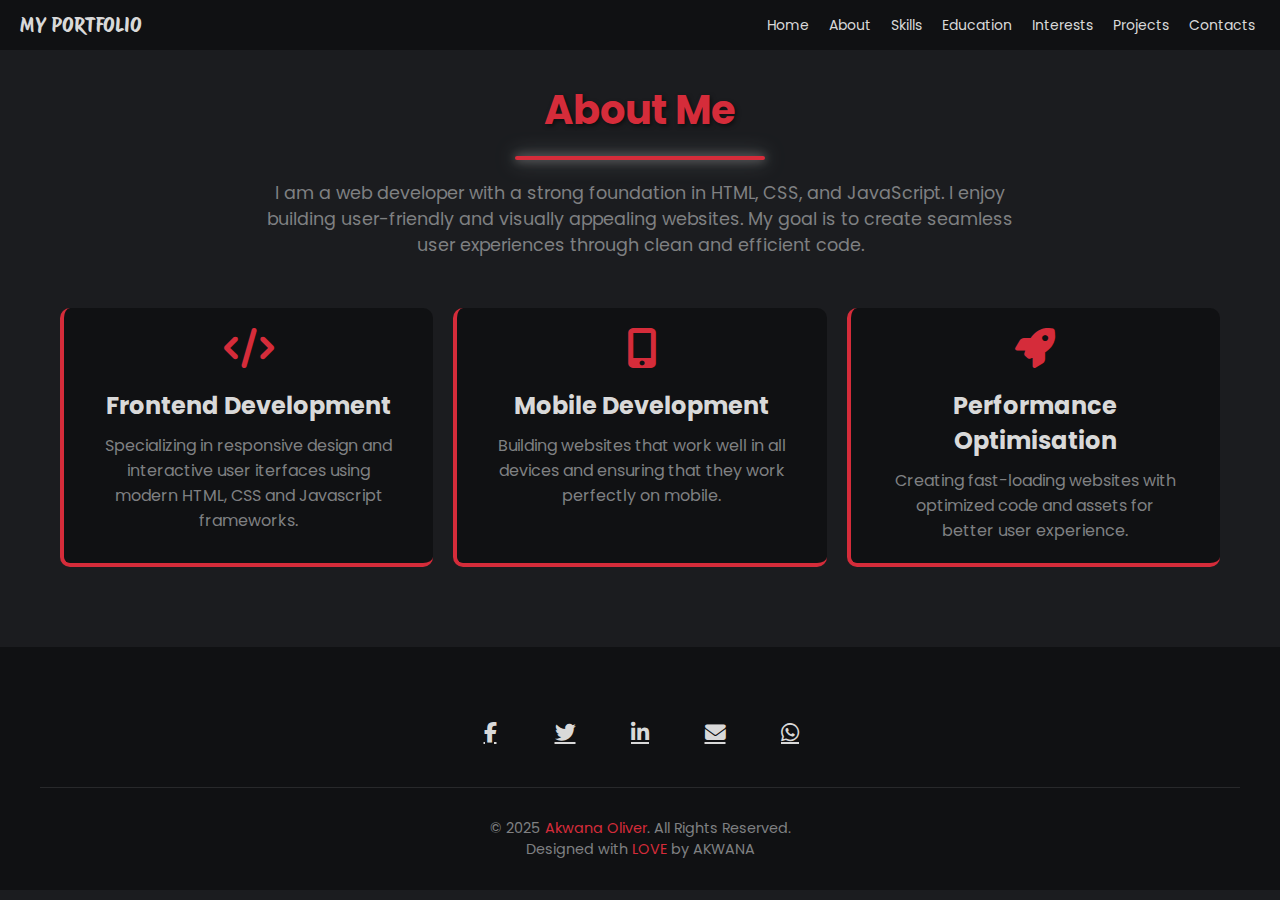
<file: about.html>
<!DOCTYPE html>
<html lang="en">

<head>
    <meta charset="UTF-8">
    <meta name="viewport" content="width=device-width, initial-scale=1.0">
    <meta name="description" content="A personal portfolio showcasing my projects and skills.">
    <meta name="keywords" content="portfolio, web developer, projects, skills">
    <title>Personal Portfolio</title>

    <!-- CSS link for styling -->
    <link rel="stylesheet" href="style.css">

    <!-- Font awesome for logo -->
    <link rel="stylesheet" href="https://cdnjs.cloudflare.com/ajax/libs/font-awesome/6.7.2/css/all.min.css"
        integrity="sha512-Evv84Mr4kqVGRNSgIGL/F/aIDqQb7xQ2vcrdIwxfjThSH8CSR7PBEakCr51Ck+w+/U6swU2Im1vVX0SVk9ABhg=="
        crossorigin="anonymous" referrerpolicy="no-referrer" />

    <!-- Google Fonts for typography -->
    <link rel="preconnect" href="https://fonts.googleapis.com">
    <link rel="preconnect" href="https://fonts.gstatic.com" crossorigin>
    <link
        href="https://fonts.googleapis.com/css2?family=Poppins:ital,wght@0,100;0,200;0,300;0,400;0,500;0,600;0,700;0,800;0,900;1,100;1,200;1,300;1,400;1,500;1,600;1,700;1,800;1,900&family=Protest+Riot&display=swap"
        rel="stylesheet">
</head>

<body>
    <header>
        <div id="logo"><a href="index.html"  class="active">My Portfolio</a></div>
        <nav id="desktop-navbar">
            <ul>
                <li><a href="index.html" class="active">Home</a></li>
                <li><a href="about.html">About</a></li>
                <li><a href="skills.html">Skills</a></li>
                <li><a href="education.html">Education</a></li>
                <li><a href="interests.html">Interests</a></li>
                <li><a href="projects.html">Projects</a></li>
                <li><a href="contacts.html">Contacts</a></li>
            </ul>
        </nav>

        <input type="checkbox" id="mobile-nav-toggle" aria-hidden="true" hidden>
        <label for="mobile-nav-toggle" id="menu-icon">
            <div></div>
            <div></div>
            <div></div>
        </label>
        <nav id="mobile-navbar">
            <ul>
                <li><a href="index.html">Home</a></li>
                <li><a href="about.html"  class="active">About</a></li>
                <li><a href="skills.html">Skills</a></li>
                <li><a href="education.html">Education</a></li>
                <li><a href="interests.html">Interests</a></li>
                <li><a href="projects.html">Projects</a></li>
                <li><a href="contacts.html">Contacts</a></li>
            </ul>
        </nav>
    </header>
    <main>
        <!-- About section starts here -->
        <section class="about" id="about">
            <div class="about-header">
                <h2>About Me</h2>
                <div class="title"></div>
                <p>I am a web developer with a strong foundation in HTML, CSS, and JavaScript. I enjoy building
                    user-friendly and
                    visually appealing websites. My goal is to create seamless user experiences through clean and
                    efficient code.
                </p>
            </div>

            <div class="about-box">
                <div class="about-card">
                    <i class="fas fa fa-code"></i>
                    <h3>Frontend Development</h3>
                    <p>Specializing in responsive design and interactive user iterfaces using modern HTML, CSS and
                        Javascript frameworks.</p>
                </div>

                <div class="about-card">
                    <i class="fas fa-mobile-alt"></i>
                    <h3>Mobile Development</h3>
                    <p>Building websites that work well in all devices and ensuring that they work perfectly on mobile.
                    </p>
                </div>

                <div class="about-card">
                    <i class="fas fa-rocket"></i>
                    <h3>Performance Optimisation</h3>
                    <p>Creating fast-loading websites with optimized code and assets for better user experience.</p>
                </div>
            </div>
        </section>
        <!-- About section ends here -->
    </main>
    <!-- Footer Section Starts here-->
    <footer>
        <div class="footer-content">
            <div class="social-links">
                <a href="https://www.facebook.com/sah.prestor" class="social-link facebook" target="_blank"
                    aria-label="Facebook">
                    <i class="fab fa-facebook-f"></i>
                </a>
                <a href="https://x.com/AkwanaOliv90823" class="social-link twitter" target="_blank"
                    aria-label="Twitter">
                    <i class="fab fa-twitter"></i>
                </a>
                <a href="https://www.linkedin.com/in/oliver-akwana-3856b71b3/" class="social-link linkedin"
                    target="_blank" aria-label="LinkedIn">
                    <i class="fab fa-linkedin-in"></i>
                </a>
                <a href="mailto:akwanaoliver@gmail.com" class="social-link gmail" aria-label="Email">
                    <i class="fas fa-envelope"></i>
                </a>
                <a href="https://wa.me/+254796508916" class="social-link whatsapp" target="_blank"
                    aria-label="WhatsApp">
                    <i class="fab fa-whatsapp"></i>
                </a>
            </div>
            <div class="copyright">
                <p>&copy; 2025 <a href="#">Akwana Oliver</a>. All Rights Reserved.</p>
                <p>Designed with <span style="color: var(--accent-color);">LOVE</span> by AKWANA</p>
            </div>
        </div>
    </footer>
    <!-- Footer Section ends here-->
</body>

</html>
</file>
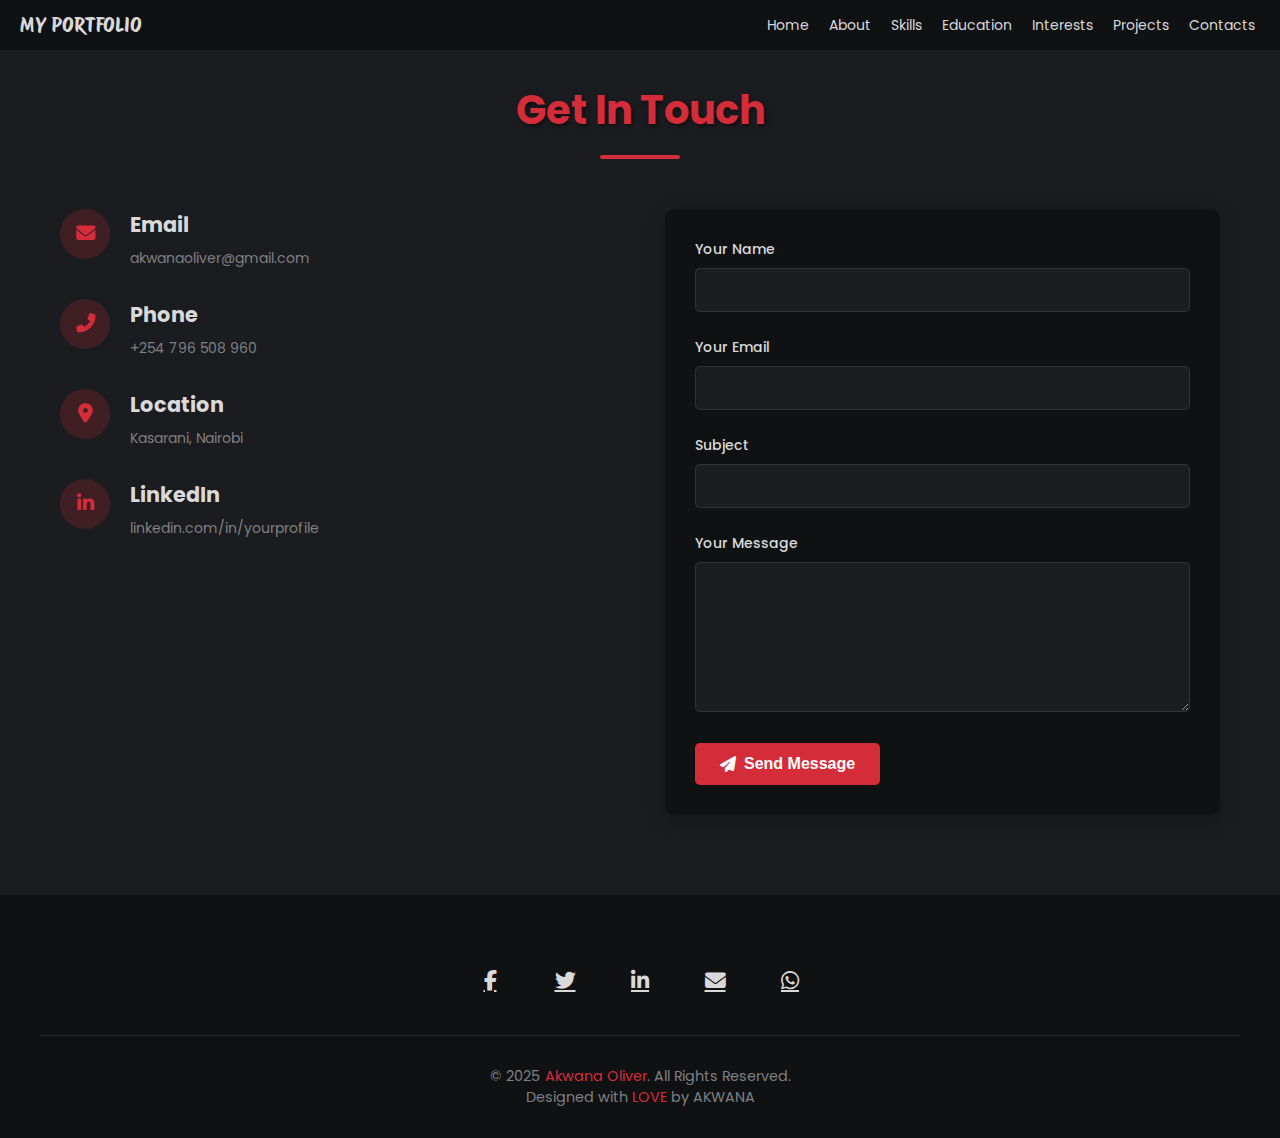
<file: contacts.html>
<!DOCTYPE html>
<html lang="en">

<head>
    <meta charset="UTF-8">
    <meta name="viewport" content="width=device-width, initial-scale=1.0">
    <meta name="description" content="A personal portfolio showcasing my projects and skills.">
    <meta name="keywords" content="portfolio, web developer, projects, skills">
    <title>Personal Portfolio</title>

    <!-- CSS link for styling -->
    <link rel="stylesheet" href="style.css">

    <!-- Font awesome for logo -->
    <link rel="stylesheet" href="https://cdnjs.cloudflare.com/ajax/libs/font-awesome/6.7.2/css/all.min.css"
        integrity="sha512-Evv84Mr4kqVGRNSgIGL/F/aIDqQb7xQ2vcrdIwxfjThSH8CSR7PBEakCr51Ck+w+/U6swU2Im1vVX0SVk9ABhg=="
        crossorigin="anonymous" referrerpolicy="no-referrer" />

    <!-- Google Fonts for typography -->
    <link rel="preconnect" href="https://fonts.googleapis.com">
    <link rel="preconnect" href="https://fonts.gstatic.com" crossorigin>
    <link
        href="https://fonts.googleapis.com/css2?family=Poppins:ital,wght@0,100;0,200;0,300;0,400;0,500;0,600;0,700;0,800;0,900;1,100;1,200;1,300;1,400;1,500;1,600;1,700;1,800;1,900&family=Protest+Riot&display=swap"
        rel="stylesheet">
</head>

<body>
    <header>
        <div id="logo"><a href="index.html" class="active">My Portfolio</a></div>
        <nav id="desktop-navbar">
            <ul>
                <li><a href="index.html">Home</a></li>
                <li><a href="about.html">About</a></li>
                <li><a href="skills.html">Skills</a></li>
                <li><a href="education.html">Education</a></li>
                <li><a href="interests.html">Interests</a></li>
                <li><a href="projects.html">Projects</a></li>
                <li><a href="contacts.html" class="active">Contacts</a></li>
            </ul>
        </nav>

        <input type="checkbox" id="mobile-nav-toggle" aria-hidden="true" hidden>
        <label for="mobile-nav-toggle" id="menu-icon">
            <div></div>
            <div></div>
            <div></div>
        </label>
        <nav id="mobile-navbar">
            <ul>
                <li><a href="index.html">Home</a></li>
                <li><a href="about.html">About</a></li>
                <li><a href="skills.html">Skills</a></li>
                <li><a href="education.html">Education</a></li>
                <li><a href="interests.html">Interests</a></li>
                <li><a href="projects.html">Projects</a></li>
                <li><a href="contacts.html" class="active">Contacts</a></li>
            </ul>
        </nav>
    </header>

    <main>
<!-- Contact Section Starts here-->
<section class="contact" id="contact">
    <div class="section-header">
        <h2>Get In Touch</h2>
        <div class="divider"></div>
    </div>

    <div class="contact-container">
        <div class="contact-info">
            <div class="contact-method">
                <div class="contact-icon">
                    <i class="fas fa-envelope"></i>
                </div>
                <div class="contact-details">
                    <h3>Email</h3>
                    <a href="mailto:your.email@example.com">akwanaoliver@gmail.com</a>
                </div>
            </div>

            <div class="contact-method">
                <div class="contact-icon">
                    <i class="fas fa-phone-alt"></i>
                </div>
                <div class="contact-details">
                    <h3>Phone</h3>
                    <a href="tel:+254712345690">+254 796 508 960</a>
                </div>
            </div>

            <div class="contact-method">
                <div class="contact-icon">
                    <i class="fas fa-map-marker-alt"></i>
                </div>
                <div class="contact-details">
                    <h3>Location</h3>
                    <p>Kasarani, Nairobi</p>
                </div>
            </div>

            <div class="contact-method">
                <div class="contact-icon">
                    <i class="fab fa-linkedin-in"></i>
                </div>
                <div class="contact-details">
                    <h3>LinkedIn</h3>
                    <a href="https://www.linkedin.com/in/oliver-akwana-3856b71b3/"
                        target="_blank">linkedin.com/in/yourprofile</a>
                </div>
            </div>
        </div>

        <form class="contact-form" action="#" method="POST">
            <div class="form-group">
                <label for="name">Your Name</label>
                <input type="text" id="name" name="name" class="form-control" required>
            </div>

            <div class="form-group">
                <label for="email">Your Email</label>
                <input type="email" id="email" name="email" class="form-control" required>
            </div>

            <div class="form-group">
                <label for="subject">Subject</label>
                <input type="text" id="subject" name="subject" class="form-control" required>
            </div>

            <div class="form-group">
                <label for="message">Your Message</label>
                <textarea id="message" name="message" class="form-control" required></textarea>
            </div>

            <button type="submit" class="submit-btn">
                <i class="fas fa-paper-plane"></i> Send Message
            </button>
        </form>
    </div>
</section>
<!-- Contact Section ends here-->
</main>
<!-- Footer Section Starts here-->
<footer>
    <div class="footer-content">
        <div class="social-links">
            <a href="https://www.facebook.com/sah.prestor" class="social-link facebook" target="_blank"
                aria-label="Facebook">
                <i class="fab fa-facebook-f"></i>
            </a>
            <a href="https://x.com/AkwanaOliv90823" class="social-link twitter" target="_blank" aria-label="Twitter">
                <i class="fab fa-twitter"></i>
            </a>
            <a href="https://www.linkedin.com/in/oliver-akwana-3856b71b3/" class="social-link linkedin" target="_blank"
                aria-label="LinkedIn">
                <i class="fab fa-linkedin-in"></i>
            </a>
            <a href="mailto:akwanaoliver@gmail.com" class="social-link gmail" aria-label="Email">
                <i class="fas fa-envelope"></i>
            </a>
            <a href="https://wa.me/+254796508916" class="social-link whatsapp" target="_blank" aria-label="WhatsApp">
                <i class="fab fa-whatsapp"></i>
            </a>
        </div>
        <div class="copyright">
            <p>&copy; 2025 <a href="#">Akwana Oliver</a>. All Rights Reserved.</p>
            <p>Designed with <span style="color: var(--accent-color);">LOVE</span> by AKWANA</p>
        </div>
    </div>
</footer>
<!-- Footer Section ends here-->
</body>

</html>
</file>
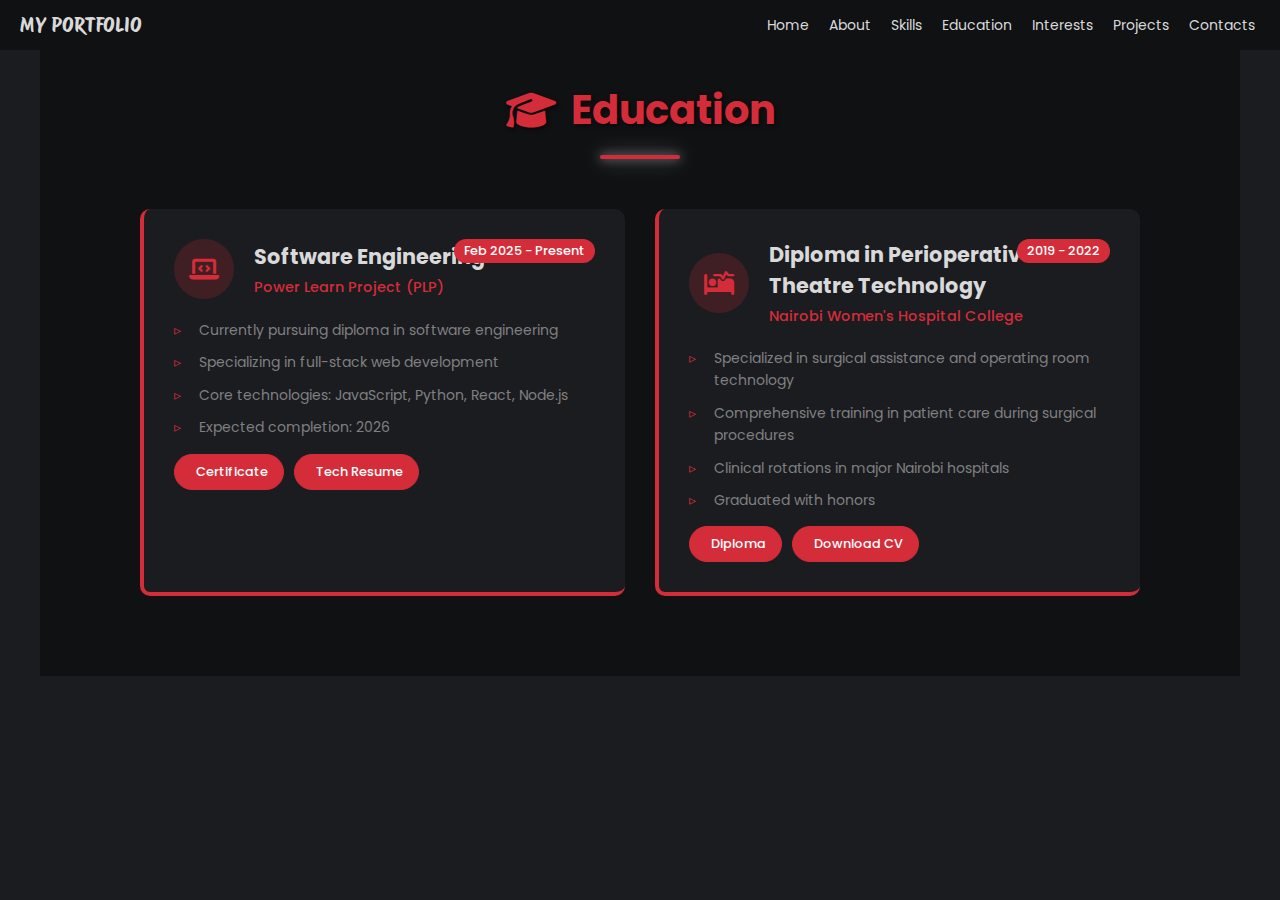
<file: education.html>
<!DOCTYPE html>
<html lang="en">

<head>
    <meta charset="UTF-8">
    <meta name="viewport" content="width=device-width, initial-scale=1.0">
    <meta name="description" content="A personal portfolio showcasing my projects and skills.">
    <meta name="keywords" content="portfolio, web developer, projects, skills">
    <title>Personal Portfolio</title>

    <!-- CSS link for styling -->
    <link rel="stylesheet" href="style.css">

    <!-- Font awesome for logo -->
    <link rel="stylesheet" href="https://cdnjs.cloudflare.com/ajax/libs/font-awesome/6.7.2/css/all.min.css"
        integrity="sha512-Evv84Mr4kqVGRNSgIGL/F/aIDqQb7xQ2vcrdIwxfjThSH8CSR7PBEakCr51Ck+w+/U6swU2Im1vVX0SVk9ABhg=="
        crossorigin="anonymous" referrerpolicy="no-referrer" />

    <!-- Google Fonts for typography -->
    <link rel="preconnect" href="https://fonts.googleapis.com">
    <link rel="preconnect" href="https://fonts.gstatic.com" crossorigin>
    <link
        href="https://fonts.googleapis.com/css2?family=Poppins:ital,wght@0,100;0,200;0,300;0,400;0,500;0,600;0,700;0,800;0,900;1,100;1,200;1,300;1,400;1,500;1,600;1,700;1,800;1,900&family=Protest+Riot&display=swap"
        rel="stylesheet">
</head>

<body>
    <header>
        <div id="logo"><a href="index.html" class="active">My Portfolio</a></div>
        <nav id="desktop-navbar">
            <ul>
                <li><a href="index.html" class="active">Home</a></li>
                <li><a href="about.html">About</a></li>
                <li><a href="skills.html">Skills</a></li>
                <li><a href="education.html">Education</a></li>
                <li><a href="interests.html">Interests</a></li>
                <li><a href="projects.html">Projects</a></li>
                <li><a href="contacts.html">Contacts</a></li>
            </ul>
        </nav>

        <input type="checkbox" id="mobile-nav-toggle" aria-hidden="true" hidden>
        <label for="mobile-nav-toggle" id="menu-icon">
            <div></div>
            <div></div>
            <div></div>
        </label>
        <nav id="mobile-navbar">
            <ul>
                <li><a href="index.html" class="active">Home</a></li>
                <li><a href="about.html">About</a></li>
                <li><a href="skills.html">Skills</a></li>
                <li><a href="education.html" class="active">Education</a></li>
                <li><a href="interests.html">Interests</a></li>
                <li><a href="projects.html">Projects</a></li>
                <li><a href="contacts.html">Contacts</a></li>
            </ul>
        </nav>
    </header>

    <main>
        <!-- Education Section Starts here-->
        <section class="education-section">
            <div class="section-header">
                <h2><i class="fas fa-graduation-cap"></i> Education</h2>
                <div class="divider"></div>
            </div>

            <div class="education-container">
                <!-- Current Education -->
                <div class="education-card">
                    <div class="education-header">
                        <div class="education-icon">
                            <i class="fas fa-laptop-code"></i>
                        </div>
                        <div>
                            <h3>Software Engineering</h3>
                            <p class="institution">Power Learn Project (PLP)</p>
                        </div>
                        <span class="education-date">Feb 2025 - Present</span>
                    </div>
                    <div class="education-details">
                        <ul>
                            <li>Currently pursuing diploma in software engineering</li>
                            <li>Specializing in full-stack web development</li>
                            <li>Core technologies: JavaScript, Python, React, Node.js</li>
                            <li>Expected completion: 2026</li>
                        </ul>
                    </div>
                    <div class="education-actions">
                        <a href="plp_certificate.pdf" class="cv-btn" download>
                            <i class="fas fa-file-certificate"></i> Certificate
                        </a>
                        <a href="tech_resume.pdf" class="cv-btn" download>
                            <i class="fas fa-file-user"></i> Tech Resume
                        </a>
                    </div>
                </div>

                <!-- Previous Education -->
                <div class="education-card">
                    <div class="education-header">
                        <div class="education-icon">
                            <i class="fas fa-procedures"></i>
                        </div>
                        <div>
                            <h3>Diploma in Perioperative Theatre Technology</h3>
                            <p class="institution">Nairobi Women's Hospital College</p>
                        </div>
                        <span class="education-date">2019 - 2022</span>
                    </div>
                    <div class="education-details">
                        <ul>
                            <li>Specialized in surgical assistance and operating room technology</li>
                            <li>Comprehensive training in patient care during surgical procedures</li>
                            <li>Clinical rotations in major Nairobi hospitals</li>
                            <li>Graduated with honors</li>
                        </ul>
                    </div>
                    <div class="education-actions">
                        <a href="docs/Certificate.pdf" class="cv-btn" download>
                            <i class="fas fa-file-certificate"></i> Diploma
                        </a>
                        <a href="docs/OLIVER CV.pdf" class="cv-btn" download>
                            <i class="fas fa-file-user"></i> Download CV
                        </a>
                    </div>
                </div>
            </div>
        </section>
        <!-- Education Section Ends here-->
    </main>
</body>

</html>
</file>
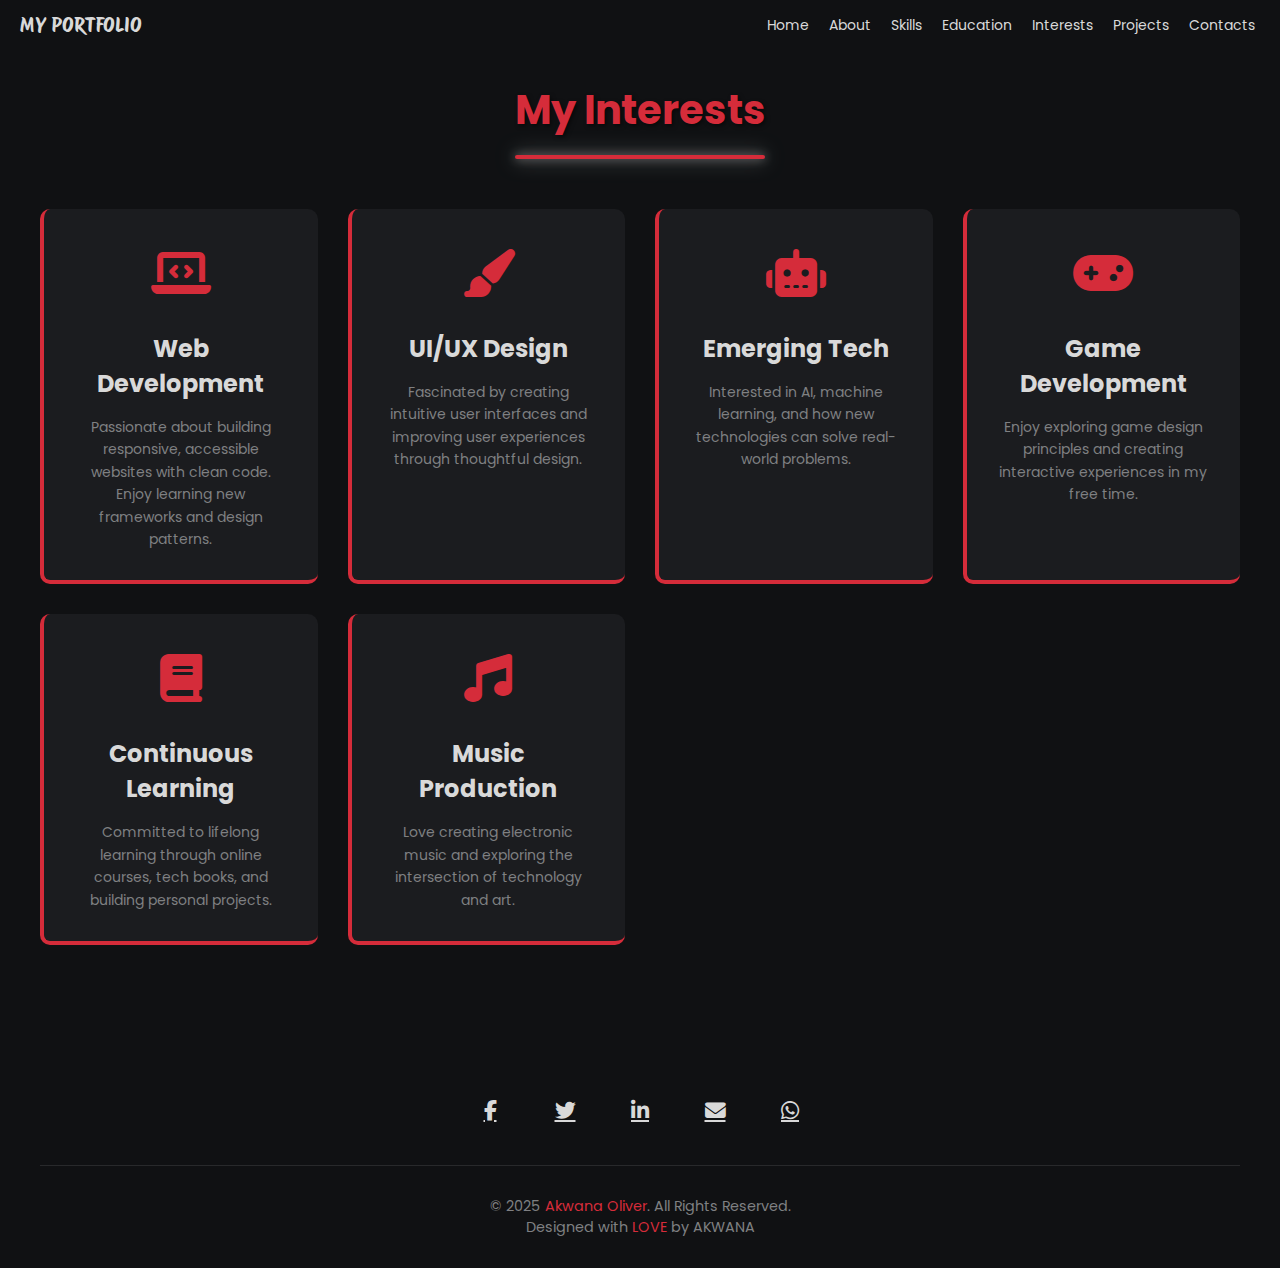
<file: interests.html>
<!DOCTYPE html>
<html lang="en">

<head>
    <meta charset="UTF-8">
    <meta name="viewport" content="width=device-width, initial-scale=1.0">
    <meta name="description" content="A personal portfolio showcasing my projects and skills.">
    <meta name="keywords" content="portfolio, web developer, projects, skills">
    <title>Personal Portfolio</title>

    <!-- CSS link for styling -->
    <link rel="stylesheet" href="style.css">

    <!-- Font awesome for logo -->
    <link rel="stylesheet" href="https://cdnjs.cloudflare.com/ajax/libs/font-awesome/6.7.2/css/all.min.css"
        integrity="sha512-Evv84Mr4kqVGRNSgIGL/F/aIDqQb7xQ2vcrdIwxfjThSH8CSR7PBEakCr51Ck+w+/U6swU2Im1vVX0SVk9ABhg=="
        crossorigin="anonymous" referrerpolicy="no-referrer" />

    <!-- Google Fonts for typography -->
    <link rel="preconnect" href="https://fonts.googleapis.com">
    <link rel="preconnect" href="https://fonts.gstatic.com" crossorigin>
    <link
        href="https://fonts.googleapis.com/css2?family=Poppins:ital,wght@0,100;0,200;0,300;0,400;0,500;0,600;0,700;0,800;0,900;1,100;1,200;1,300;1,400;1,500;1,600;1,700;1,800;1,900&family=Protest+Riot&display=swap"
        rel="stylesheet">
</head>

<body>
    <header>
        <div id="logo"><a href="index.html" class="active">My Portfolio</a></div>
        <nav id="desktop-navbar">
            <ul>
                <li><a href="index.html">Home</a></li>
                <li><a href="about.html">About</a></li>
                <li><a href="skills.html">Skills</a></li>
                <li><a href="education.html">Education</a></li>
                <li><a href="interests.html" class="active">Interests</a></li>
                <li><a href="projects.html">Projects</a></li>
                <li><a href="contacts.html">Contacts</a></li>
            </ul>
        </nav>

        <input type="checkbox" id="mobile-nav-toggle" aria-hidden="true" hidden>
        <label for="mobile-nav-toggle" id="menu-icon">
            <div></div>
            <div></div>
            <div></div>
        </label>
        <nav id="mobile-navbar">
            <ul>
                <li><a href="index.html">Home</a></li>
                <li><a href="about.html">About</a></li>
                <li><a href="skills.html">Skills</a></li>
                <li><a href="education.html">Education</a></li>
                <li><a href="interests.html" class="active">Interests</a></li>
                <li><a href="projects.html">Projects</a></li>
                <li><a href="contacts.html">Contacts</a></li>
            </ul>
        </nav>
    </header>
<main>
    <!-- Interests Section Starts Here -->
    <section class="interests" id="interests">
        <div class="section-header">
            <h2>My Interests</h2>
            <div class="title"></div>
        </div>
    
        <div class="interests-container">
            <div class="interest-card">
                <div class="interest-icon">
                    <i class="fas fa-laptop-code"></i>
                </div>
                <h3>Web Development</h3>
                <p>Passionate about building responsive, accessible websites with clean code. Enjoy learning new frameworks
                    and design patterns.</p>
            </div>
    
            <div class="interest-card">
                <div class="interest-icon">
                    <i class="fas fa-paint-brush"></i>
                </div>
                <h3>UI/UX Design</h3>
                <p>Fascinated by creating intuitive user interfaces and improving user experiences through thoughtful
                    design.</p>
            </div>
    
            <div class="interest-card">
                <div class="interest-icon">
                    <i class="fas fa-robot"></i>
                </div>
                <h3>Emerging Tech</h3>
                <p>Interested in AI, machine learning, and how new technologies can solve real-world problems.</p>
            </div>
    
            <div class="interest-card">
                <div class="interest-icon">
                    <i class="fas fa-gamepad"></i>
                </div>
                <h3>Game Development</h3>
                <p>Enjoy exploring game design principles and creating interactive experiences in my free time.</p>
            </div>
    
            <div class="interest-card">
                <div class="interest-icon">
                    <i class="fas fa-book"></i>
                </div>
                <h3>Continuous Learning</h3>
                <p>Committed to lifelong learning through online courses, tech books, and building personal projects.</p>
            </div>
    
            <div class="interest-card">
                <div class="interest-icon">
                    <i class="fas fa-music"></i>
                </div>
                <h3>Music Production</h3>
                <p>Love creating electronic music and exploring the intersection of technology and art.</p>
            </div>
        </div>
    </section>
    <!-- Interests Section Ends here-->
</main>
<!-- Footer Section Starts here-->
<footer>
    <div class="footer-content">
        <div class="social-links">
            <a href="https://www.facebook.com/sah.prestor" class="social-link facebook" target="_blank"
                aria-label="Facebook">
                <i class="fab fa-facebook-f"></i>
            </a>
            <a href="https://x.com/AkwanaOliv90823" class="social-link twitter" target="_blank" aria-label="Twitter">
                <i class="fab fa-twitter"></i>
            </a>
            <a href="https://www.linkedin.com/in/oliver-akwana-3856b71b3/" class="social-link linkedin" target="_blank"
                aria-label="LinkedIn">
                <i class="fab fa-linkedin-in"></i>
            </a>
            <a href="mailto:akwanaoliver@gmail.com" class="social-link gmail" aria-label="Email">
                <i class="fas fa-envelope"></i>
            </a>
            <a href="https://wa.me/+254796508916" class="social-link whatsapp" target="_blank" aria-label="WhatsApp">
                <i class="fab fa-whatsapp"></i>
            </a>
        </div>
        <div class="copyright">
            <p>&copy; 2025 <a href="#">Akwana Oliver</a>. All Rights Reserved.</p>
            <p>Designed with <span style="color: var(--accent-color);">LOVE</span> by AKWANA</p>
        </div>
    </div>
</footer>
<!-- Footer Section ends here-->
 </body>
</html>
</file>
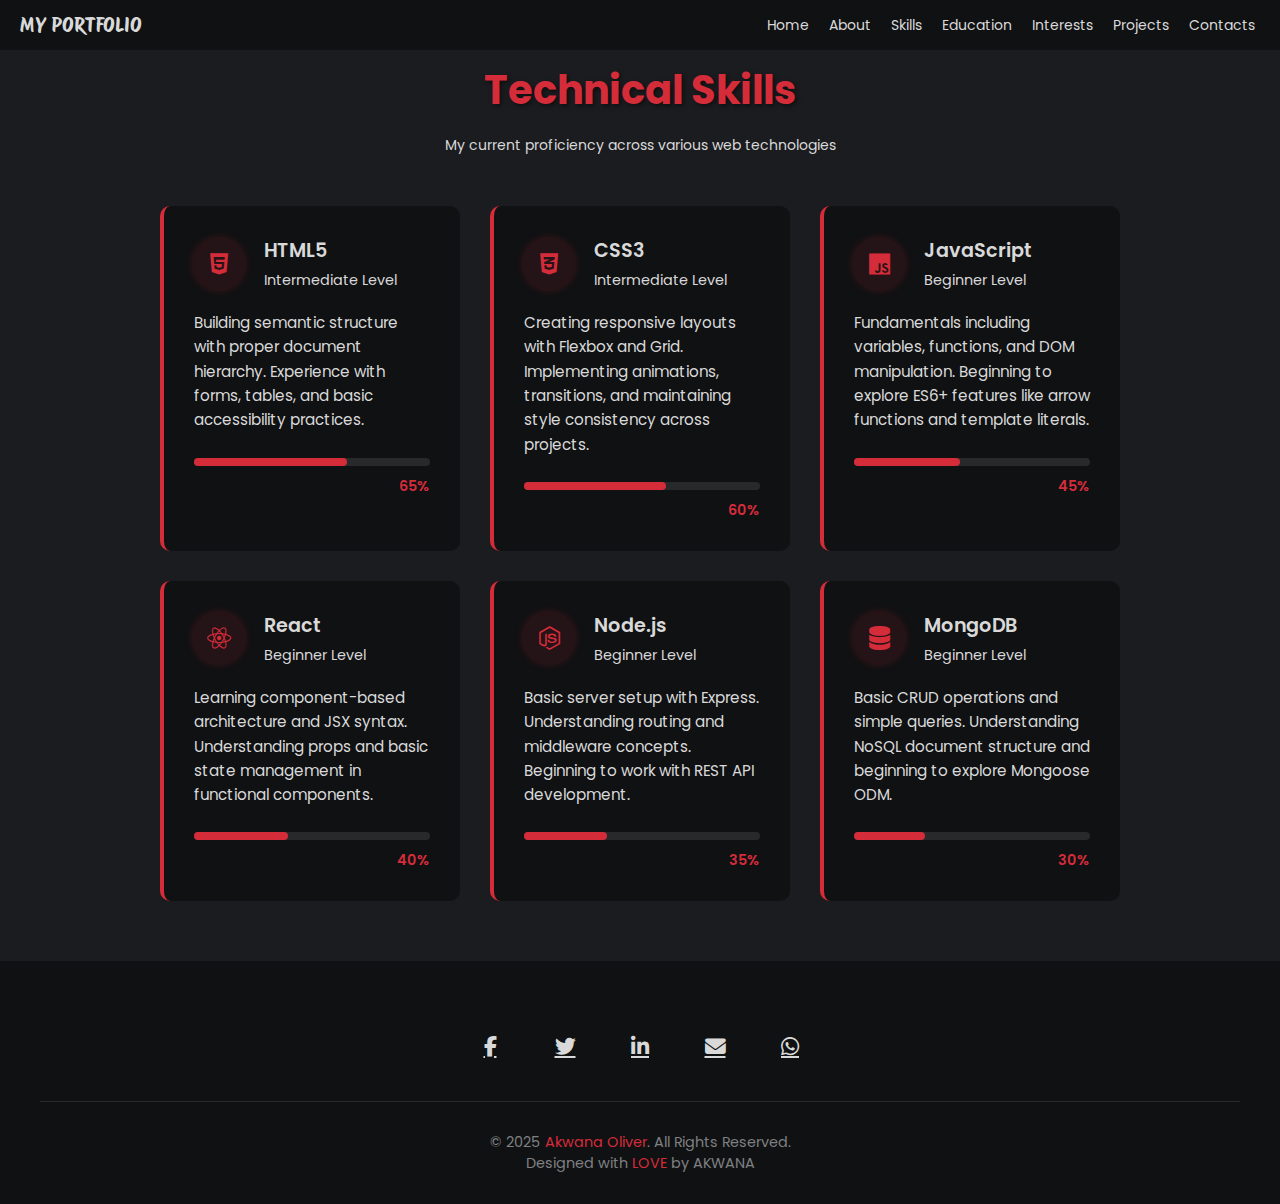
<file: skills.html>
<!DOCTYPE html>
<html lang="en">

<head>
    <meta charset="UTF-8">
    <meta name="viewport" content="width=device-width, initial-scale=1.0">
    <meta name="description" content="A personal portfolio showcasing my projects and skills.">
    <meta name="keywords" content="portfolio, web developer, projects, skills">
    <title>Personal Portfolio</title>

    <!-- CSS link for styling -->
    <link rel="stylesheet" href="style.css">

    <!-- Font awesome for logo -->
    <link rel="stylesheet" href="https://cdnjs.cloudflare.com/ajax/libs/font-awesome/6.7.2/css/all.min.css"
        integrity="sha512-Evv84Mr4kqVGRNSgIGL/F/aIDqQb7xQ2vcrdIwxfjThSH8CSR7PBEakCr51Ck+w+/U6swU2Im1vVX0SVk9ABhg=="
        crossorigin="anonymous" referrerpolicy="no-referrer" />

    <!-- Google Fonts for typography -->
    <link rel="preconnect" href="https://fonts.googleapis.com">
    <link rel="preconnect" href="https://fonts.gstatic.com" crossorigin>
    <link
        href="https://fonts.googleapis.com/css2?family=Poppins:ital,wght@0,100;0,200;0,300;0,400;0,500;0,600;0,700;0,800;0,900;1,100;1,200;1,300;1,400;1,500;1,600;1,700;1,800;1,900&family=Protest+Riot&display=swap"
        rel="stylesheet">
</head>

<body>
    <header>
        <div id="logo"><a href="index.html" class="active">My Portfolio</a></div>
        <nav id="desktop-navbar">
            <ul>
                <li><a href="index.html" class="active">Home</a></li>
                <li><a href="about.html">About</a></li>
                <li><a href="skills.html">Skills</a></li>
                <li><a href="education.html">Education</a></li>
                <li><a href="interests.html">Interests</a></li>
                <li><a href="projects.html">Projects</a></li>
                <li><a href="contacts.html">Contacts</a></li>
            </ul>
        </nav>

        <input type="checkbox" id="mobile-nav-toggle" aria-hidden="true" hidden>
        <label for="mobile-nav-toggle" id="menu-icon">
            <div></div>
            <div></div>
            <div></div>
        </label>
        <nav id="mobile-navbar">
            <ul>
                <li><a href="index.html">Home</a></li>
                <li><a href="about.html">About</a></li>
                <li><a href="skills.html" class="active">Skills</a></li>
                <li><a href="education.html">Education</a></li>
                <li><a href="interests.html">Interests</a></li>
                <li><a href="projects.html">Projects</a></li>
                <li><a href="contacts.html">Contacts</a></li>
            </ul>
        </nav>
    </header>

    <main>
        <!-- My Skills section starts here -->
        <section class="skills-section">
            <div class="section-header">
                <h2>Technical Skills</h2>
                <p>My current proficiency across various web technologies</p>
            </div>

            <div class="skills-container">
                <div class="skill-card">
                    <div class="skill-header">
                        <div class="skill-icon">
                            <i class="fab fa-html5"></i>
                        </div>
                        <div>
                            <div class="skill-name">HTML5</div>
                            <div class="skill-level">Intermediate Level</div>
                        </div>
                    </div>
                    <div class="skill-details">
                        Building semantic structure with proper document hierarchy. Experience with forms, tables, and
                        basic
                        accessibility practices.
                    </div>
                    <div class="progress-container">
                        <div class="progress-bar html-progress"></div>
                    </div>
                    <div class="progress-text">65%</div>
                </div>

                <div class="skill-card">
                    <div class="skill-header">
                        <div class="skill-icon">
                            <i class="fab fa-css3-alt"></i>
                        </div>
                        <div>
                            <div class="skill-name">CSS3</div>
                            <div class="skill-level">Intermediate Level</div>
                        </div>
                    </div>
                    <div class="skill-details">
                        Creating responsive layouts with Flexbox and Grid. Implementing animations, transitions, and
                        maintaining
                        style consistency across projects.
                    </div>
                    <div class="progress-container">
                        <div class="progress-bar css-progress"></div>
                    </div>
                    <div class="progress-text">60%</div>
                </div>

                <div class="skill-card">
                    <div class="skill-header">
                        <div class="skill-icon">
                            <i class="fab fa-js"></i>
                        </div>
                        <div>
                            <div class="skill-name">JavaScript</div>
                            <div class="skill-level">Beginner Level</div>
                        </div>
                    </div>
                    <div class="skill-details">
                        Fundamentals including variables, functions, and DOM manipulation. Beginning to explore ES6+
                        features
                        like arrow functions and template literals.
                    </div>
                    <div class="progress-container">
                        <div class="progress-bar js-progress"></div>
                    </div>
                    <div class="progress-text">45%</div>
                </div>

                <div class="skill-card">
                    <div class="skill-header">
                        <div class="skill-icon">
                            <i class="fab fa-react"></i>
                        </div>
                        <div>
                            <div class="skill-name">React</div>
                            <div class="skill-level">Beginner Level</div>
                        </div>
                    </div>
                    <div class="skill-details">
                        Learning component-based architecture and JSX syntax. Understanding props and basic state
                        management in
                        functional components.
                    </div>
                    <div class="progress-container">
                        <div class="progress-bar react-progress"></div>
                    </div>
                    <div class="progress-text">40%</div>
                </div>

                <div class="skill-card">
                    <div class="skill-header">
                        <div class="skill-icon">
                            <i class="fab fa-node-js"></i>
                        </div>
                        <div>
                            <div class="skill-name">Node.js</div>
                            <div class="skill-level">Beginner Level</div>
                        </div>
                    </div>
                    <div class="skill-details">
                        Basic server setup with Express. Understanding routing and middleware concepts. Beginning to
                        work with
                        REST API development.
                    </div>
                    <div class="progress-container">
                        <div class="progress-bar node-progress"></div>
                    </div>
                    <div class="progress-text">35%</div>
                </div>

                <div class="skill-card">
                    <div class="skill-header">
                        <div class="skill-icon">
                            <i class="fas fa-database"></i>
                        </div>
                        <div>
                            <div class="skill-name">MongoDB</div>
                            <div class="skill-level">Beginner Level</div>
                        </div>
                    </div>
                    <div class="skill-details">
                        Basic CRUD operations and simple queries. Understanding NoSQL document structure and beginning
                        to
                        explore Mongoose ODM.
                    </div>
                    <div class="progress-container">
                        <div class="progress-bar mongo-progress"></div>
                    </div>
                    <div class="progress-text">30%</div>
                </div>
            </div>
        </section>
        <!-- My Skills section ends here -->
    </main>
    <!-- Footer Section Starts here-->
    <footer>
        <div class="footer-content">
            <div class="social-links">
                <a href="https://www.facebook.com/sah.prestor" class="social-link facebook" target="_blank"
                    aria-label="Facebook">
                    <i class="fab fa-facebook-f"></i>
                </a>
                <a href="https://x.com/AkwanaOliv90823" class="social-link twitter" target="_blank"
                    aria-label="Twitter">
                    <i class="fab fa-twitter"></i>
                </a>
                <a href="https://www.linkedin.com/in/oliver-akwana-3856b71b3/" class="social-link linkedin"
                    target="_blank" aria-label="LinkedIn">
                    <i class="fab fa-linkedin-in"></i>
                </a>
                <a href="mailto:akwanaoliver@gmail.com" class="social-link gmail" aria-label="Email">
                    <i class="fas fa-envelope"></i>
                </a>
                <a href="https://wa.me/+254796508916" class="social-link whatsapp" target="_blank"
                    aria-label="WhatsApp">
                    <i class="fab fa-whatsapp"></i>
                </a>
            </div>
            <div class="copyright">
                <p>&copy; 2025 <a href="#">Akwana Oliver</a>. All Rights Reserved.</p>
                <p>Designed with <span style="color: var(--accent-color);">LOVE</span> by AKWANA</p>
            </div>
        </div>
    </footer>
    <!-- Footer Section ends here-->
</body>

</html>
</file>
<file: style.css>
@import url("https://fonts.googleapis.com/css2?family=Poppins:wght@400;700&display=swap");

:root {
    --accent-color: #d52c3a;
    --primary-color: #1B1C1F;
    --secondary-color: #101113;
    --text-color: #d9d9d9;
    --secondary-text-color: #7f8082;
}
* {
  box-sizing: border-box;
  margin: 0;
  padding: 0;
}
html {
    scroll-behavior: smooth;
}
body{
    min-height: 100vh;
    font-size: 14px;
    background-color: var(--primary-color);
    font-family: Poppins, sans-serif;
    color: var(--text-color);
    scroll-behavior: smooth;
}
/* Header section style starts here */
header a{
    text-decoration: none;
    color: var(--text-color);
}
header{
    padding: 0 20px;
    background-color: var(--secondary-color);
    height: 50px;
    display: flex;
    justify-content: space-between;
    position: fixed;
    width: 100%;
    z-index: 1000;
}
#logo{
    font-weight: bold;
    font-size: 20px;
    display: flex;
    align-items: center;
    text-transform: uppercase;
    font-family: "Protest Riot", sans-serif;
    font-weight: 400;
    font-style: normal;
}
#logo a{
    color: var(--text-color);
}
#logo a:hover{
    transition: 0.3s;
    border-radius: 10px;
    text-shadow: 0 0 5px var(--accent-color), 0 0 5px var(--accent-color), 0 0 5px var(--accent-color);
}
#desktop-navbar ul{
    list-style: none;
    height: 100%;
    display: flex;
    align-items: center;
    justify-content: space-around;
}
#desktop-navbar a{
    color: var(--text-color);
}
#desktop-navbar li{
    padding: 5px;
    margin-left: 10px;
}
#desktop-navbar li:hover{
    transform: scale(1.1);
    transition: 0.3s;
    border-radius: 10px;
    box-shadow: 0 0 10px var(--accent-color), 0 0 20px var(--accent-color);
}
#mobile-nav-toggle{
    display: none;
}
#menu-icon{
    margin: auto 0;
    display: none;
    cursor: pointer;
    position: relative;
    z-index: 1001;
}
#menu-icon div{
    width: 35px;
    height: 3px;
    background-color: var(--text-color);
    margin: 6px 0;
    transition: 0.4s;
}
#mobile-navbar{
    position: fixed;
    top: 0;
    right: -100%;
    width: 70%;
    height: 100vh;
    background-color: var(--secondary-color);
    padding: 70px 20px 0 20px;
    transition: right 0.4s ease;
    z-index: 1000;
}
#mobile-navbar ul{
    display: flex;
    flex-direction: column;
    gap: 20px;
}
#mobile-navbar li{
    padding: 5px;
}
#mobile-navbar li:hover{
    transform: scale(1.1);
    transition: 0.3s;
    border-radius: 10px;
    box-shadow: 0 0 10px var(--accent-color), 0 0 20px var(--accent-color);
}
#mobile-nav-toggle:checked ~ #mobile-navbar{
    right: 0;
}
#mobile-nav-toggle:checked ~ #menu-icon div:nth-child(1){
    transform: translateY(9px) rotate(45deg);
}
#mobile-nav-toggle:checked ~ #menu-icon div:nth-child(2){
    opacity: 0;
}
#mobile-nav-toggle:checked ~ #menu-icon div:nth-child(3){
    transform: translateY(-9px) rotate(-45deg);
}
/* Header section style ends here */

/* HOME PAGE(introduction) STARTS HERE */
.home{
    position: relative;
    display: flex;
    align-items: center;
    justify-content: center;
    overflow: hidden;
    background: linear-gradient(rgba(0, 0, 0, 0.7), rgba(0, 0, 0, 0.7));
    height: 100vh;
}
.home-image{
    position: absolute;
    width: 100%;
    height: 100%;
    object-fit: cover;
    z-index: -1;
}
.home-content{
    text-align: center;
    padding: 2rem;
    max-width: 800px;
}
.home h1 {
    font-size: 3.5rem;
    color: var(--accent-color);
    margin-bottom: 1rem;
    text-shadow: 2px 2px 4px rgba(0, 0, 0, 0.5);
    font-weight: bold;
}
.home h2 {
    font-size: 2rem;
    font-weight: bold;
    margin-bottom: 2rem;
    text-shadow: 2px 2px 4px rgba(0, 0, 0, 0.5);
}
.home p {
    font-size: 1.1rem;
    line-height: 1.6;
    color: var(--text-color);
}
/* Buttons */
.button-group {
    margin-top: 2rem;
    display: flex;
    flex-wrap: wrap;
    justify-content: center;
    gap: 1rem;
}

.btn {
    background-color: var(--accent-color);
    color: var(--text-color);
    padding: 0.75rem 1.5rem;
    border: none;
    border-radius: 8px;
    text-decoration: none;
    font-weight: bold;
    transition: background-color 0.3s ease, transform 0.2s ease;
}

.btn:hover {
    background-color: #a1202c;
    transform: translateY(-3px);
}
/* Home section(introduction) style ends here */

/* ABOUT SECTION STARTS HERE */
.about{
    max-width: 1200px;
    margin: 0 auto;
    padding: 80px 20px;
    text-align: center;
}
.about-heaader{
    margin-bottom: 40px;
}
.about h2{
    font-size: 2.5rem;
    color: var(--accent-color);
    margin-bottom: 1rem;
    text-shadow: 2px 2px 4px rgba(0, 0, 0, 0.5);
}
.title{
    width: 250px;
    height: 4px;
    background-color: var(--accent-color);
    margin: 0 auto 20px;
    border-radius: 5px;
    box-shadow: 0 0 10px var(--secondary-text-color), 0 0 20px var(--secondary-text-color);
}
.about p{
    max-width: 800px;
    margin: 0 auto 40px;
    font-size: 1.1rem;
    color: var(--secondary-text-color);
    padding: 0 20px;
}
.about-box{
    display: grid;
    grid-template-columns: repeat(auto-fit, minmax(300px, 1fr));
    gap: 20px;
    margin-top: 50px;
}
.about-card{
    background-color: var(--secondary-color);
    padding: 20px;
    border-radius: 10px;
    transition: transform 0.3s;
    border-left: 4px solid var(--accent-color);
    border-bottom: 4px solid var(--accent-color);
}
.about-card:hover {
    transform: translateY(-10px);
    box-shadow: 0 0 10px rgba(255, 0, 0, 0.521);
}
.about-card i{
    font-size: 2.5rem;
    color: var(--accent-color);
    margin-bottom: 20px;
}
.about-card h3{
    font-size: 1.5rem;
    margin-bottom: 10px;
    color: var(--text-color);
}
.about-card p{
    font-size: 1rem;
    margin-bottom: 0;
}
/* ABOUT SECTION ENDS HERE */


/* SKILLS SECTION STARTS HERE */
.skills-section {
    max-width: 1000px;
    margin: 0 auto;
    padding: 60px 20px;
}
        
.section-header {
    text-align: center;
    margin-bottom: 50px;
}
        
.section-header h2 {
    color: #d52c3a;
    font-size: 2.5rem;
    margin-bottom: 15px;
}

.skills-container {
    display: grid;
    grid-template-columns: repeat(auto-fit, minmax(300px, 1fr));
    gap: 30px;
}

.skill-card {
    background-color: #101113;
    padding: 30px;
    border-radius: 10px;
    border-left: 4px solid #d52c3a;
    transition: all 0.3s ease;
}

.skill-card:hover {
    transform: translateY(-5px);
    box-shadow: 0 10px 20px rgba(213, 44, 58, 0.3);
}

.skill-header {
    display: flex;
    align-items: center;
    margin-bottom: 20px;
}

.skill-icon {
    width: 50px;
    height: 50px;
    background-color: rgba(213, 44, 58, 0.1);
    border-radius: 50%;
    display: flex;
    align-items: center;
    justify-content: center;
    margin-right: 20px;
    color: #d52c3a;
    font-size: 1.5rem;
    transition: all 0.3s ease;
    box-shadow: 0 0 10px rgba(213, 44, 58, 0.3);
}

.skill-card:hover .skill-icon {
    transform: scale(1.1);
    box-shadow: 0 0 15px #d52c3a;
}

.skill-name {
    font-size: 1.2rem;
    font-weight: 600;
    margin-bottom: 5px;
}

.skill-level {
    font-size: 0.9rem;
    color: var(--text-color);
}

.skill-details {
    margin: 15px 0;
    font-size: 0.95rem;
    line-height: 1.6;
    color: var(--text-color);
}

.progress-container {
    width: 100%;
    height: 8px;
    background-color: rgba(255, 255, 255, 0.1);
    border-radius: 4px;
    margin: 25px 0 10px;
}

.progress-bar {
    height: 100%;
    background-color: #d52c3a;
    border-radius: 4px;
}

.html-progress {
    width: 65%;
}

.css-progress {
    width: 60%;
}

.js-progress {
    width: 45%;
}

.react-progress {
    width: 40%;
}

.node-progress {
    width: 35%;
}

.mongo-progress {
    width: 30%;
}

.progress-text {
    text-align: right;
    font-size: 0.9rem;
    color: #d52c3a;
    font-weight: 600;
}
/* SKILLS SECTION ENDS HERE */


/* EDUCATION SECTION STARTS HERE */

.education-section {
    padding: 80px 20px;
    background-color: var(--secondary-color);
    max-width: 1200px;
    margin: 0 auto;
    font-family: 'Poppins', sans-serif;
}

.education-section .section-header {
    text-align: center;
    margin-bottom: 50px;
}

.education-section .section-header h2 {
    font-size: 2.5rem;
    color: var(--accent-color);
    margin-bottom: 15px;
    text-shadow: 2px 2px 4px rgba(0, 0, 0, 0.5);
    display: flex;
    align-items: center;
    justify-content: center;
    gap: 15px;
}

.education-section .divider {
    width: 80px;
    height: 4px;
    background-color: var(--accent-color);
    margin: 0 auto;
    border-radius: 2px;
    box-shadow: 0 0 10px var(--secondary-text-color), 0 0 20px var(--secondary-text-color);
}

.education-container {
    display: grid;
    grid-template-columns: repeat(auto-fit, minmax(400px, 1fr));
    gap: 30px;
    max-width: 1000px;
    margin: 0 auto;
}

.education-card {
    background-color: var(--primary-color);
    border-radius: 10px;
    padding: 30px;
    transition: all 0.3s ease;
    border-left: 4px solid var(--accent-color);
    border-bottom: 4px solid var(--accent-color);
}

.education-card:hover {
    transform: translateY(-10px);
    box-shadow: 0 10px 20px rgba(213, 44, 58, 0.3);
}

.education-header {
    display: flex;
    align-items: center;
    gap: 20px;
    margin-bottom: 20px;
    position: relative;
}

.education-icon {
    width: 60px;
    height: 60px;
    background-color: rgba(213, 44, 58, 0.2);
    border-radius: 50%;
    display: flex;
    align-items: center;
    justify-content: center;
    color: var(--accent-color);
    font-size: 1.5rem;
    flex-shrink: 0;
}

.education-header h3 {
    font-size: 1.3rem;
    color: var(--text-color);
    margin-bottom: 5px;
}

.institution {
    color: var(--accent-color);
    font-weight: 500;
    font-size: 0.9rem;
}

.education-date {
    position: absolute;
    top: 0;
    right: 0;
    background-color: var(--accent-color);
    color: white;
    padding: 3px 10px;
    border-radius: 20px;
    font-size: 0.8rem;
    font-weight: 500;
}

.education-details ul {
    list-style-type: none;
    padding-left: 0;
    margin-top: 20px;
}

.education-details li {
    position: relative;
    padding-left: 25px;
    margin-bottom: 10px;
    color: var(--secondary-text-color);
    line-height: 1.6;
}

.education-details li::before {
    content: "▹";
    position: absolute;
    left: 0;
    color: var(--accent-color);
}

.education-actions {
    display: flex;
    gap: 10px;
    margin-top: 15px;
}

.cv-btn {
    display: inline-flex;
    align-items: center;
    gap: 6px;
    padding: 8px 15px;
    background-color: var(--accent-color);
    color: white;
    text-decoration: none;
    border-radius: 20px;
    font-weight: 500;
    transition: all 0.3s ease;
    border: 1px solid var(--accent-color);
    font-size: 0.8rem;
}

.cv-btn:hover {
    background-color: transparent;
    color: var(--accent-color);
    transform: translateY(-2px);
}

.cv-btn i {
    font-size: 0.8rem;
}
/* EDUCATION SECTION ENDS HERE */

/* Interests Section Style starts here */
.interests {
    padding: 80px 20px;
    background-color: var(--secondary-color);
    text-align: center;
}

.section-header {
    margin-bottom: 50px;
}

.section-header h2 {
    color: var(--accent-color);
    font-size: 2.5rem;
    margin-bottom: 15px;
    text-shadow: 2px 2px 4px rgba(0, 0, 0, 0.5);
}

.section-header .title {
    width: 250px;
    height: 4px;
    background-color: var(--accent-color);
    margin: 0 auto 20px;
    border-radius: 5px;
    box-shadow: 0 0 10px var(--secondary-text-color), 0 0 20px var(--secondary-text-color);
}

.interests-container {
    display: grid;
    grid-template-columns: repeat(auto-fit, minmax(250px, 1fr));
    gap: 30px;
    max-width: 1200px;
    margin: 0 auto;
}

.interest-card {
    background-color: var(--primary-color);
    border-radius: 10px;
    padding: 30px;
    transition: all 0.3s ease;
    border-left: 4px solid var(--accent-color);
    border-bottom: 4px solid var(--accent-color);
}

.interest-card:hover {
    transform: translateY(-10px);
    box-shadow: 0 10px 20px rgba(213, 44, 58, 0.3);
}

.interest-icon {
    font-size: 3rem;
    color: var(--accent-color);
    margin-bottom: 20px;
}

.interest-card h3 {
    font-size: 1.5rem;
    margin-bottom: 15px;
    color: var(--text-color);
}

.interest-card p {
    color: var(--secondary-text-color);
    line-height: 1.6;
}
/* Interests section style ends here */


/* Projects section starts here */
.projects-section {
    padding: 80px 20px;
    max-width: 1200px;
    margin: 0 auto;
}

.section-header {
    text-align: center;
    margin-bottom: 50px;
}

.section-header h2 {
    font-size: 2.5rem;
    color: var(--accent-color);
    margin-bottom: 15px;
    text-shadow: 2px 2px 4px rgba(0, 0, 0, 0.5);
}

.section-header .divider {
    width: 80px;
    height: 4px;
    background-color: var(--accent-color);
    margin: 0 auto;
    border-radius: 2px;
}

.projects-grid {
    display: grid;
    grid-template-columns: repeat(auto-fit, minmax(350px, 1fr));
    gap: 30px;
}

.project-card {
    background-color: var(--secondary-color);
    border-radius: 10px;
    overflow: hidden;
    box-shadow: 0 5px 15px rgba(0, 0, 0, 0.3);
    transition: all 0.3s ease;
}

.project-card:hover {
    transform: translateY(-10px);
    box-shadow: 0 15px 30px rgba(213, 44, 58, 0.3);
}

.project-image {
    height: 220px;
    overflow: hidden;
    position: relative;
}

.project-image img {
    width: 100%;
    height: 100%;
    object-fit: cover;
    transition: transform 0.5s ease;
}

.project-card:hover .project-image img {
    transform: scale(1.05);
}

.project-content {
    padding: 25px;
}

.project-title {
    font-size: 1.5rem;
    margin-bottom: 10px;
    color: var(--text-color);
}

.project-description {
    color: var(--secondary-text-color);
    margin-bottom: 20px;
    line-height: 1.6;
}

.project-features {
    margin-bottom: 20px;
}

.project-features h4 {
    margin-bottom: 10px;
    color: var(--accent-color);
}

.project-features ul {
    list-style-position: inside;
    color: var(--secondary-text-color);
}

.project-features li {
    margin-bottom: 5px;
}

.project-links {
    display: flex;
    gap: 15px;
}

.project-link {
    display: inline-flex;
    align-items: center;
    gap: 8px;
    padding: 8px 20px;
    border-radius: 5px;
    text-decoration: none;
    font-weight: 500;
    transition: all 0.3s ease;
}

.view-code {
    background-color: transparent;
    border: 1px solid var(--accent-color);
    color: var(--accent-color);
}

.project-link:hover {
    transform: translateY(-3px);
    box-shadow: 0 5px 15px rgba(213, 44, 58, 0.4);
}
/* Projects section ends here */


/* Contact section starts here */
.contact {
    padding: 80px 20px;
    background-color: var(--primary-color);
    max-width: 1200px;
    margin: 0 auto;
}

.section-header {
    text-align: center;
    margin-bottom: 50px;
}

.section-header h2 {
    font-size: 2.5rem;
    color: var(--accent-color);
    margin-bottom: 15px;
    text-shadow: 2px 2px 4px rgba(0, 0, 0, 0.5);
}

.section-header .divider {
    width: 80px;
    height: 4px;
    background-color: var(--accent-color);
    margin: 0 auto;
    border-radius: 2px;
}

.contact-container {
    display: grid;
    grid-template-columns: repeat(auto-fit, minmax(300px, 1fr));
    gap: 50px;
}

.contact-info {
    display: flex;
    flex-direction: column;
    gap: 30px;
}

.contact-method {
    display: flex;
    align-items: flex-start;
    gap: 20px;
}

.contact-icon {
    width: 50px;
    height: 50px;
    background-color: rgba(213, 44, 58, 0.2);
    border-radius: 50%;
    display: flex;
    align-items: center;
    justify-content: center;
    color: var(--accent-color);
    font-size: 1.2rem;
    flex-shrink: 0;
}

.contact-details h3 {
    font-size: 1.3rem;
    margin-bottom: 8px;
    color: var(--text-color);
}

.contact-details p,
.contact-details a {
    color: var(--secondary-text-color);
    text-decoration: none;
    transition: color 0.3s;
}

.contact-details a:hover {
    color: var(--accent-color);
}

.contact-form {
    background-color: var(--secondary-color);
    padding: 30px;
    border-radius: 10px;
    box-shadow: 0 5px 20px rgba(0, 0, 0, 0.2);
}

.form-group {
    margin-bottom: 25px;
}

.form-group label {
    display: block;
    margin-bottom: 8px;
    color: var(--text-color);
    font-weight: 500;
}

.form-control {
    width: 100%;
    padding: 12px 15px;
    background-color: rgba(255, 255, 255, 0.05);
    border: 1px solid rgba(255, 255, 255, 0.1);
    border-radius: 5px;
    color: var(--text-color);
    font-size: 1rem;
    transition: all 0.3s;
}

.form-control:focus {
    outline: none;
    border-color: var(--accent-color);
    box-shadow: 0 0 0 2px rgba(213, 44, 58, 0.3);
}

textarea.form-control {
    min-height: 150px;
    resize: vertical;
}

.submit-btn {
    background-color: var(--accent-color);
    color: white;
    border: none;
    padding: 12px 25px;
    font-size: 1rem;
    font-weight: 600;
    border-radius: 5px;
    cursor: pointer;
    transition: all 0.3s;
    display: inline-flex;
    align-items: center;
    gap: 8px;
}

.submit-btn:hover {
    background-color: #c52633;
    transform: translateY(-3px);
    box-shadow: 0 5px 15px rgba(213, 44, 58, 0.4);
}
/* Contact section styles ends here */


/* Footer Styles section starts here */
footer {
    background-color: var(--secondary-color);
    padding: 60px 20px 30px;
    text-align: center;
    position: relative;
}

.footer-content {
    max-width: 1200px;
    margin: 0 auto;
}

.social-links {
    display: flex;
    justify-content: center;
    gap: 25px;
    margin-bottom: 30px;
}

.social-link {
    width: 50px;
    height: 50px;
    border-radius: 50%;
    display: flex;
    align-items: center;
    justify-content: center;
    color: var(--text-color);
    font-size: 1.3rem;
    transition: all 0.3s ease;
    position: relative;
    overflow: hidden;
}

.social-link::before {
    content: '';
    position: absolute;
    width: 100%;
    height: 100%;
    background: linear-gradient(45deg, var(--accent-color), #ff6b6b);
    z-index: -1;
    opacity: 0;
    transition: opacity 0.3s ease;
}

.social-link:hover::before {
    opacity: 1;
}

.social-link:hover {
    transform: translateY(-5px) scale(1.1);
    box-shadow: 0 5px 15px rgba(213, 44, 58, 0.4);
    color: white;
}

.facebook::before {
    background: linear-gradient(45deg, #3b5998, #8b9dc3);
}

.twitter::before {
    background: linear-gradient(45deg, #1DA1F2, #a6d4f2);
}

.linkedin::before {
    background: linear-gradient(45deg, #0077B5, #00a0dc);
}

.gmail::before {
    background: linear-gradient(45deg, #D44638, #ea6758);
}

.whatsapp::before {
    background: linear-gradient(45deg, #25D366, #5ef78a);
}

.copyright {
    color: var(--secondary-text-color);
    font-size: 0.9rem;
    margin-top: 30px;
    padding-top: 30px;
    border-top: 1px solid rgba(255, 255, 255, 0.1);
}

.copyright a {
    color: var(--accent-color);
    text-decoration: none;
    transition: color 0.3s;
}

.copyright a:hover {
    text-decoration: underline;
}
/* Footer Styles section ends here */

/* Scroll to Top Button */
/* Back to Top Button */
.back-to-top {
    position: fixed;
    bottom: 30px;
    right: 30px;
    background-color: var(--accent-color);
    color: var(--text-color);
    font-size: 1.5rem;
    width: 50px;
    height: 50px;
    border-radius: 50%;
    text-align: center;
    line-height: 50px;
    text-decoration: none;
    opacity: 0.7;
    transition: opacity 0.3s ease, transform 0.3s ease;
    z-index: 1000;
}

.back-to-top:hover {
    opacity: 1;
    transform: translateY(-5px);
    background-color: #a1202c;
}
/* Scroll to Top Button */

 /* Responsive Design */
 @media (max-width: 768px) {
    /*Header section starts here */
    #desktop-navbar {
        display: none;
    }

    #menu-icon {
        display: block;
    }
    #mobile-navbar ul{
        list-style-type: none;
    }
    #mobile-navbar li::before {
        content: none;
    }
    /*Header section ends here */


    /* Home section style starts here */
    .home h1{
        font-size: 2.5rem;
    }
    .home h2{
        font-size: 1.8rem;
    }
    .home p{
        font-size: 1rem;
    }
    .button-group {
        flex-direction: column;
        align-items: center;
    }
    
    .btn {
        width: 100%;
        max-width: 250px;
        text-align: center;
    }
    /* Home section style ends here */


    /* About section style starts here */
    .about{
        padding: 40px 20px;
    }
    .about h2{
        font-size: 2rem;
    }
    .about p {
        font-size: 1rem;
    }
    /* About section style ends here */


    /* Skills section style starts here */
    .skills-container {
        grid-template-columns: 1fr;
    }
    /* Skills section style ends here */


    /* Education section style starts here */
    .education-section {
        padding: 50px 20px;
    }
    
    .education-section .section-header h2 {
        font-size: 2rem;
    }
    
    .education-container {
        grid-template-columns: 1fr;
    }
    
    .education-header {
        flex-direction: column;
        align-items: flex-start;
        gap: 15px;
    }
    
    .education-date {
        position: static;
        align-self: flex-end;
    }
    .education-actions {
        flex-direction: row;
        justify-content: center;
    }
    /* Education section style ends here */


    /* Interests section style starts here */
    .interests {
        padding: 50px 20px;
    }
    
    .section-header h2 {
        font-size: 2rem;
    }
    
    .interests-container {
        grid-template-columns: 1fr;
    }
    /* Interests section style ends here */


    /* Projects section starts here */
    .projects-section {
        padding: 50px 20px;
    }
    
    .section-header h2 {
        font-size: 2rem;
    }
    
    .projects-grid {
        grid-template-columns: 1fr;
    }
    /* Projects section ends here */


    /* Contact section starts here */
    .contact {
        padding: 50px 20px;
    }
    
    .section-header h2 {
        font-size: 2rem;
    }
    
    .contact-container {
        grid-template-columns: 1fr;
        gap: 30px;
    }
    /* Contact section styles ends here  */

    /* Footer styles section starts here */
    .social-links {
        gap: 15px;
    }
    
    .social-link {
        width: 45px;
        height: 45px;
        font-size: 1.1rem;
    }
    /* Footer styles section ends here */

    /* Back to Top Button */
    .back-to-top {
        width: 45px;
        height: 45px;
        font-size: 1.2rem;
        line-height: 45px;
        bottom: 20px;
        right: 20px;
    }
    /* Back to Top Button */
 }
</file>
